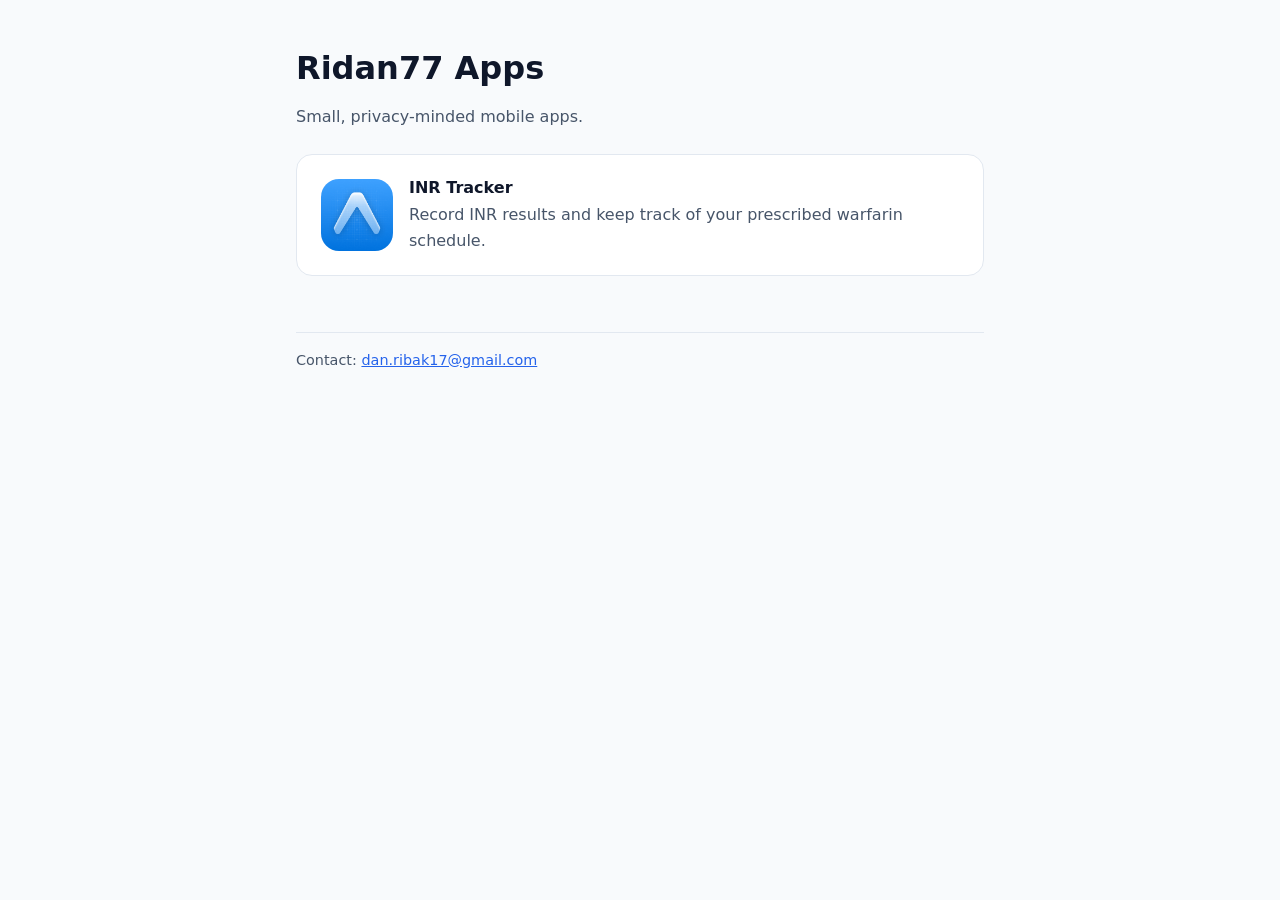
<file: index.html>
<!doctype html>
<html lang="en">
  <head>
    <meta charset="utf-8" />
    <meta name="viewport" content="width=device-width, initial-scale=1" />
    <title>Ridan77 Apps</title>
    <meta
      name="description"
      content="Apps by Ridan77, including INR Tracker."
    />
    <link rel="icon" href="/favicon.png" />
    <link rel="stylesheet" href="/assets/site.css" />
  </head>
  <body>
    <main>
      <h1>Ridan77 Apps</h1>
      <p class="muted">Small, privacy-minded mobile apps.</p>

      <a
        class="card brand"
        href="/inr-tracker/"
        style="text-decoration: none; color: inherit"
      >
        <img src="/assets/inr-tracker-icon.png" alt="" />
        <div>
          <strong>INR Tracker</strong>
          <div class="muted">
            Record INR results and keep track of your prescribed warfarin
            schedule.
          </div>
        </div>
      </a>

      <footer>
        Contact:
        <a href="mailto:dan.ribak17@gmail.com">dan.ribak17@gmail.com</a>
      </footer>
    </main>
  </body>
</html>
</file>
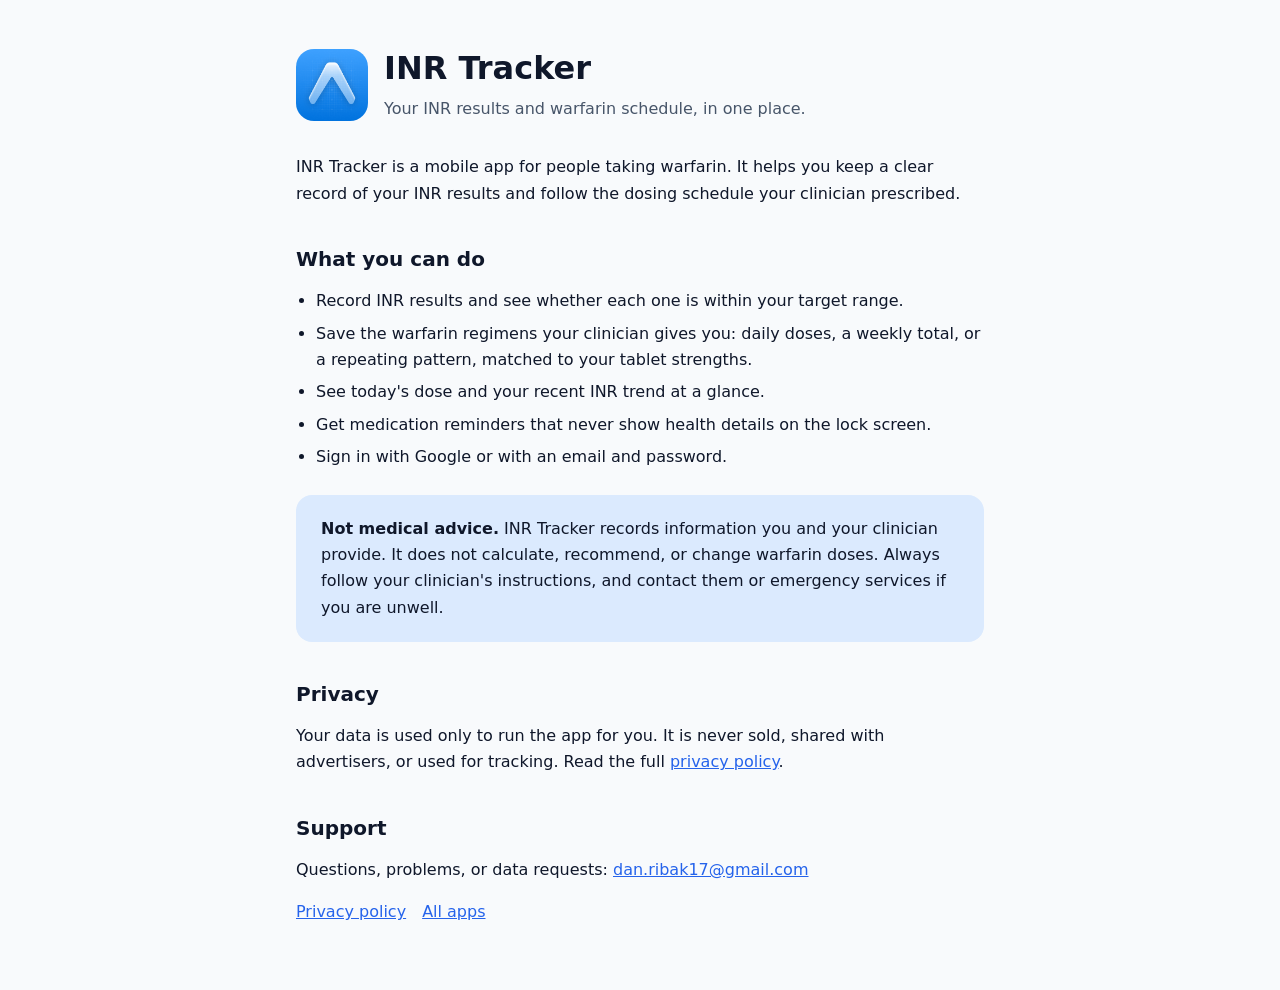
<file: inr-tracker/index.html>
<!doctype html>
<html lang="en">
  <head>
    <meta charset="utf-8" />
    <meta name="viewport" content="width=device-width, initial-scale=1" />
    <title>INR Tracker</title>
    <meta
      name="description"
      content="INR Tracker helps patients record INR results and follow their clinician-prescribed warfarin schedule."
    />
    <link rel="icon" href="/favicon.png" />
    <link rel="stylesheet" href="/assets/site.css" />
  </head>
  <body>
    <main>
      <div class="brand">
        <img src="/assets/inr-tracker-icon.png" alt="INR Tracker icon" />
        <div>
          <h1>INR Tracker</h1>
          <div class="muted">
            Your INR results and warfarin schedule, in one place.
          </div>
        </div>
      </div>

      <p>
        INR Tracker is a mobile app for people taking warfarin. It helps you
        keep a clear record of your INR results and follow the dosing schedule
        your clinician prescribed.
      </p>

      <h2>What you can do</h2>
      <ul>
        <li>
          Record INR results and see whether each one is within your target
          range.
        </li>
        <li>
          Save the warfarin regimens your clinician gives you: daily doses, a
          weekly total, or a repeating pattern, matched to your tablet
          strengths.
        </li>
        <li>See today's dose and your recent INR trend at a glance.</li>
        <li>
          Get medication reminders that never show health details on the lock
          screen.
        </li>
        <li>Sign in with Google or with an email and password.</li>
      </ul>

      <div class="card notice">
        <strong>Not medical advice.</strong> INR Tracker records information you
        and your clinician provide. It does not calculate, recommend, or change
        warfarin doses. Always follow your clinician's instructions, and contact
        them or emergency services if you are unwell.
      </div>

      <h2>Privacy</h2>
      <p>
        Your data is used only to run the app for you. It is never sold, shared
        with advertisers, or used for tracking. Read the full
        <a href="/inr-tracker/privacy/">privacy policy</a>.
      </p>

      <h2>Support</h2>
      <p>
        Questions, problems, or data requests:
        <a href="mailto:dan.ribak17@gmail.com">dan.ribak17@gmail.com</a>
      </p>

      <nav>
        <a href="/inr-tracker/privacy/">Privacy policy</a>
        <a href="/">All apps</a>
      </nav>
    </main>
  </body>
</html>
</file>
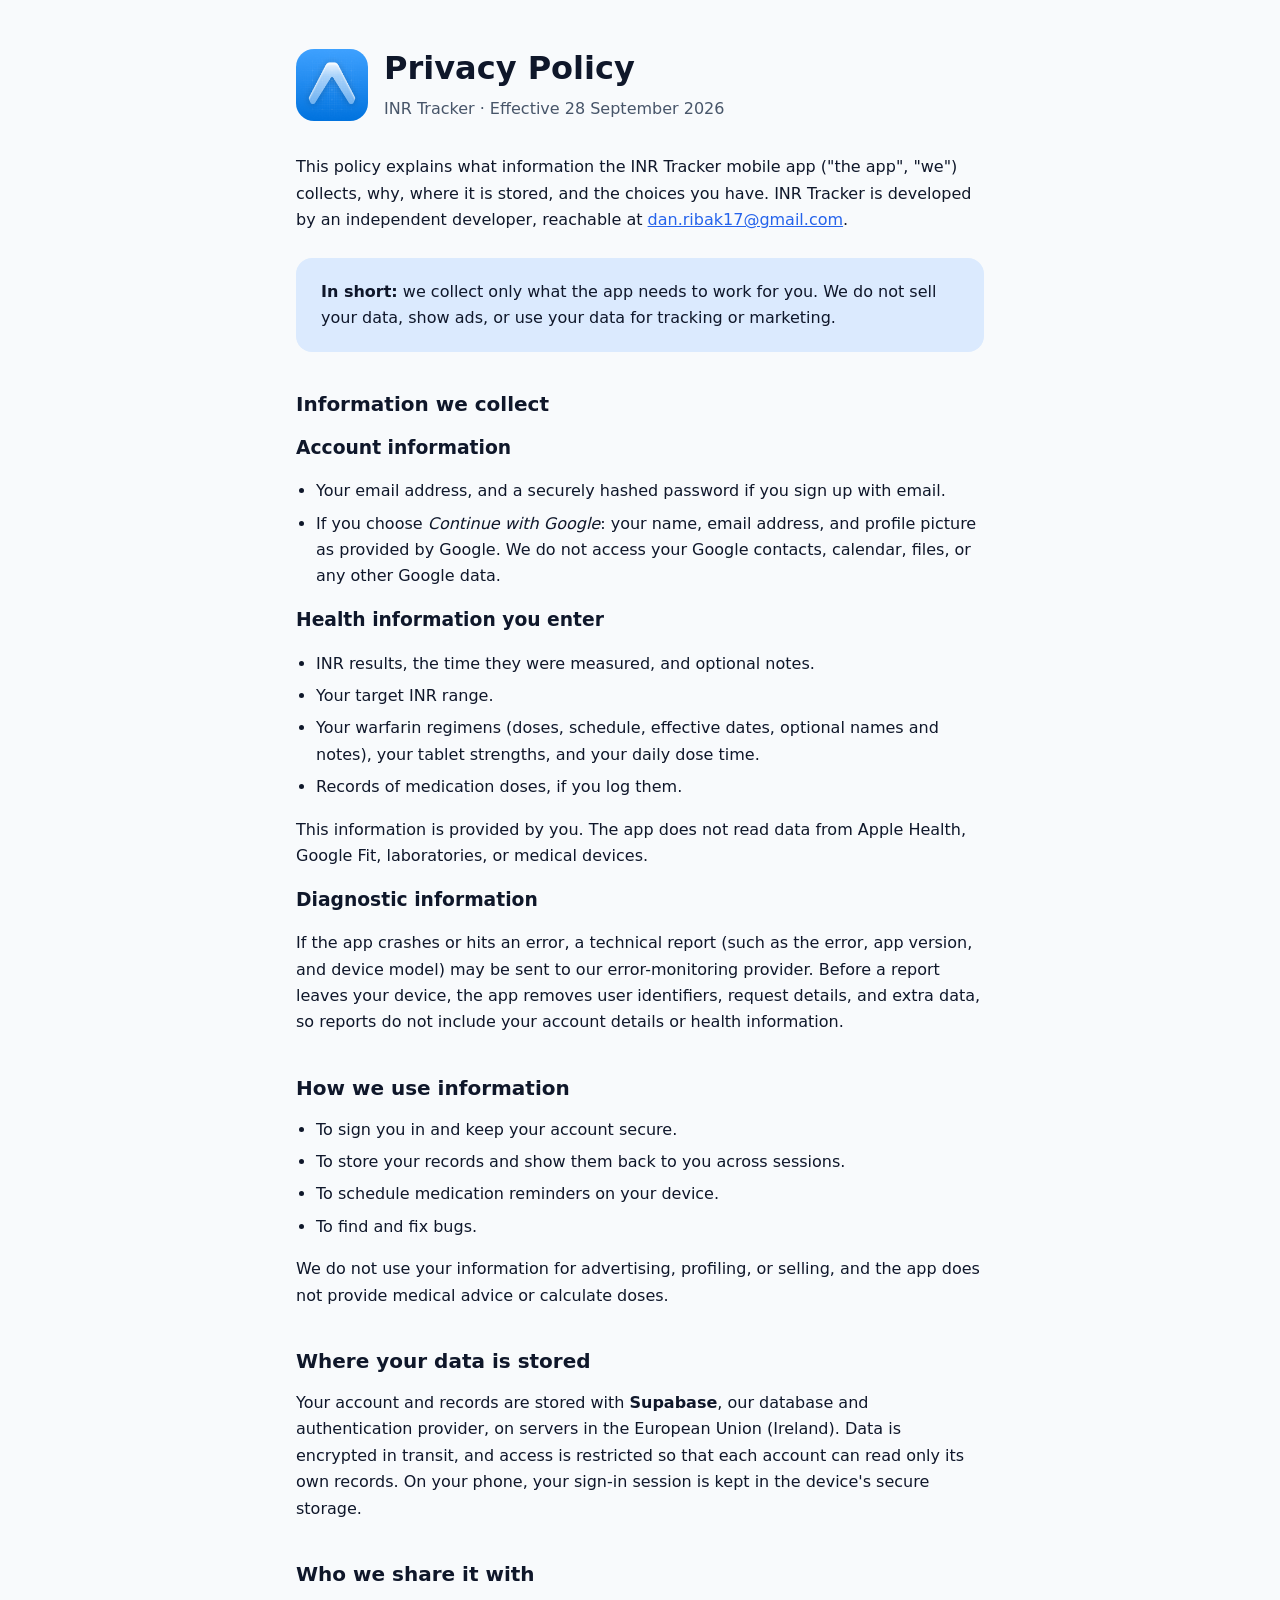
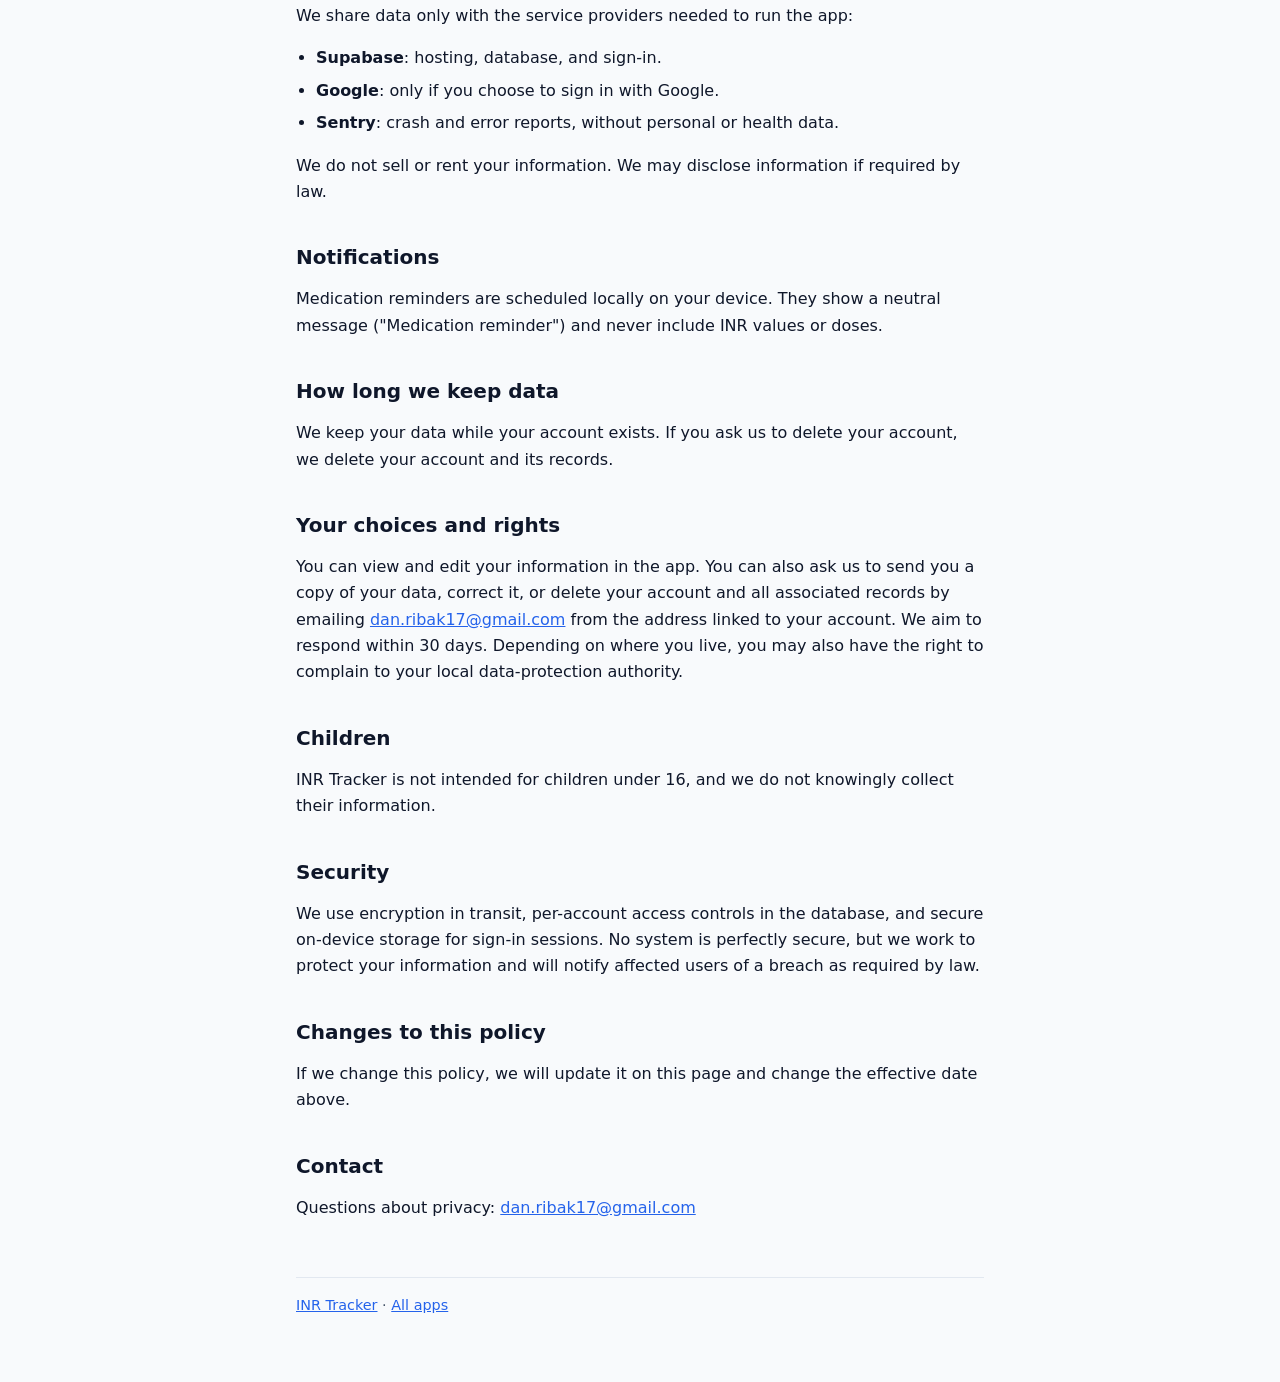
<file: inr-tracker/privacy/index.html>
<!doctype html>
<html lang="en">
  <head>
    <meta charset="utf-8" />
    <meta name="viewport" content="width=device-width, initial-scale=1" />
    <title>INR Tracker Privacy</title>
    <meta
      name="description"
      content="How INR Tracker collects, uses, and protects your data."
    />
    <link rel="icon" href="/favicon.png" />
    <link rel="stylesheet" href="/assets/site.css" />
  </head>
  <body>
    <main>
      <div class="brand">
        <img src="/assets/inr-tracker-icon.png" alt="INR Tracker icon" />
        <div>
          <h1>Privacy Policy</h1>
          <div class="muted">INR Tracker · Effective 28 September 2026</div>
        </div>
      </div>

      <p>
        This policy explains what information the INR Tracker mobile app ("the
        app", "we") collects, why, where it is stored, and the choices you have.
        INR Tracker is developed by an independent developer, reachable at
        <a href="mailto:dan.ribak17@gmail.com">dan.ribak17@gmail.com</a>.
      </p>

      <div class="card notice">
        <strong>In short:</strong> we collect only what the app needs to work
        for you. We do not sell your data, show ads, or use your data for
        tracking or marketing.
      </div>

      <h2>Information we collect</h2>
      <h3>Account information</h3>
      <ul>
        <li>
          Your email address, and a securely hashed password if you sign up with
          email.
        </li>
        <li>
          If you choose <em>Continue with Google</em>: your name, email address,
          and profile picture as provided by Google. We do not access your
          Google contacts, calendar, files, or any other Google data.
        </li>
      </ul>

      <h3>Health information you enter</h3>
      <ul>
        <li>INR results, the time they were measured, and optional notes.</li>
        <li>Your target INR range.</li>
        <li>
          Your warfarin regimens (doses, schedule, effective dates, optional
          names and notes), your tablet strengths, and your daily dose time.
        </li>
        <li>Records of medication doses, if you log them.</li>
      </ul>
      <p>
        This information is provided by you. The app does not read data from
        Apple Health, Google Fit, laboratories, or medical devices.
      </p>

      <h3>Diagnostic information</h3>
      <p>
        If the app crashes or hits an error, a technical report (such as the
        error, app version, and device model) may be sent to our
        error-monitoring provider. Before a report leaves your device, the app
        removes user identifiers, request details, and extra data, so reports do
        not include your account details or health information.
      </p>

      <h2>How we use information</h2>
      <ul>
        <li>To sign you in and keep your account secure.</li>
        <li>
          To store your records and show them back to you across sessions.
        </li>
        <li>To schedule medication reminders on your device.</li>
        <li>To find and fix bugs.</li>
      </ul>
      <p>
        We do not use your information for advertising, profiling, or selling,
        and the app does not provide medical advice or calculate doses.
      </p>

      <h2>Where your data is stored</h2>
      <p>
        Your account and records are stored with <strong>Supabase</strong>, our
        database and authentication provider, on servers in the European Union
        (Ireland). Data is encrypted in transit, and access is restricted so
        that each account can read only its own records. On your phone, your
        sign-in session is kept in the device's secure storage.
      </p>

      <h2>Who we share it with</h2>
      <p>
        We share data only with the service providers needed to run the app:
      </p>
      <ul>
        <li><strong>Supabase</strong>: hosting, database, and sign-in.</li>
        <li>
          <strong>Google</strong>: only if you choose to sign in with Google.
        </li>
        <li>
          <strong>Sentry</strong>: crash and error reports, without personal or
          health data.
        </li>
      </ul>
      <p>
        We do not sell or rent your information. We may disclose information if
        required by law.
      </p>

      <h2>Notifications</h2>
      <p>
        Medication reminders are scheduled locally on your device. They show a
        neutral message ("Medication reminder") and never include INR values or
        doses.
      </p>

      <h2>How long we keep data</h2>
      <p>
        We keep your data while your account exists. If you ask us to delete
        your account, we delete your account and its records.
      </p>

      <h2>Your choices and rights</h2>
      <p>
        You can view and edit your information in the app. You can also ask us
        to send you a copy of your data, correct it, or delete your account and
        all associated records by emailing
        <a href="mailto:dan.ribak17@gmail.com">dan.ribak17@gmail.com</a> from
        the address linked to your account. We aim to respond within 30 days.
        Depending on where you live, you may also have the right to complain to
        your local data-protection authority.
      </p>

      <h2>Children</h2>
      <p>
        INR Tracker is not intended for children under 16, and we do not
        knowingly collect their information.
      </p>

      <h2>Security</h2>
      <p>
        We use encryption in transit, per-account access controls in the
        database, and secure on-device storage for sign-in sessions. No system
        is perfectly secure, but we work to protect your information and will
        notify affected users of a breach as required by law.
      </p>

      <h2>Changes to this policy</h2>
      <p>
        If we change this policy, we will update it on this page and change the
        effective date above.
      </p>

      <h2>Contact</h2>
      <p>
        Questions about privacy:
        <a href="mailto:dan.ribak17@gmail.com">dan.ribak17@gmail.com</a>
      </p>

      <footer>
        <a href="/inr-tracker/">INR Tracker</a> ·
        <a href="/">All apps</a>
      </footer>
    </main>
  </body>
</html>
</file>
<file: assets/site.css>
:root {
  --bg: #f8fafc;
  --surface: #ffffff;
  --text: #0f172a;
  --muted: #475569;
  --border: #e2e8f0;
  --primary: #2563eb;
  --primary-soft: #dbeafe;
  color-scheme: light;
}

@media (prefers-color-scheme: dark) {
  :root {
    --bg: #0b1220;
    --surface: #111a2e;
    --text: #e2e8f0;
    --muted: #94a3b8;
    --border: #1e293b;
    --primary: #60a5fa;
    --primary-soft: #172554;
    color-scheme: dark;
  }
}

* {
  box-sizing: border-box;
}

body {
  margin: 0;
  background: var(--bg);
  color: var(--text);
  font:
    16px/1.65 Inter,
    system-ui,
    -apple-system,
    "Segoe UI",
    Roboto,
    sans-serif;
}

main {
  max-width: 720px;
  margin: 0 auto;
  padding: 48px 16px 64px;
}

a {
  color: var(--primary);
}

h1,
h2,
h3 {
  line-height: 1.25;
}

h1 {
  font-size: 2rem;
  margin: 0 0 8px;
}

h2 {
  font-size: 1.25rem;
  margin: 40px 0 8px;
}

.muted {
  color: var(--muted);
}

.brand {
  display: flex;
  align-items: center;
  gap: 16px;
  margin-bottom: 32px;
}

.brand img {
  width: 72px;
  height: 72px;
  border-radius: 18px;
}

.card {
  background: var(--surface);
  border: 1px solid var(--border);
  border-radius: 16px;
  padding: 20px 24px;
  margin: 24px 0;
}

.notice {
  background: var(--primary-soft);
  border-color: transparent;
}

ul {
  padding-left: 1.25rem;
}

li + li {
  margin-top: 6px;
}

nav {
  display: flex;
  flex-wrap: wrap;
  gap: 16px;
  margin-top: 16px;
}

footer {
  margin-top: 56px;
  padding-top: 16px;
  border-top: 1px solid var(--border);
  color: var(--muted);
  font-size: 0.9rem;
}
</file>
